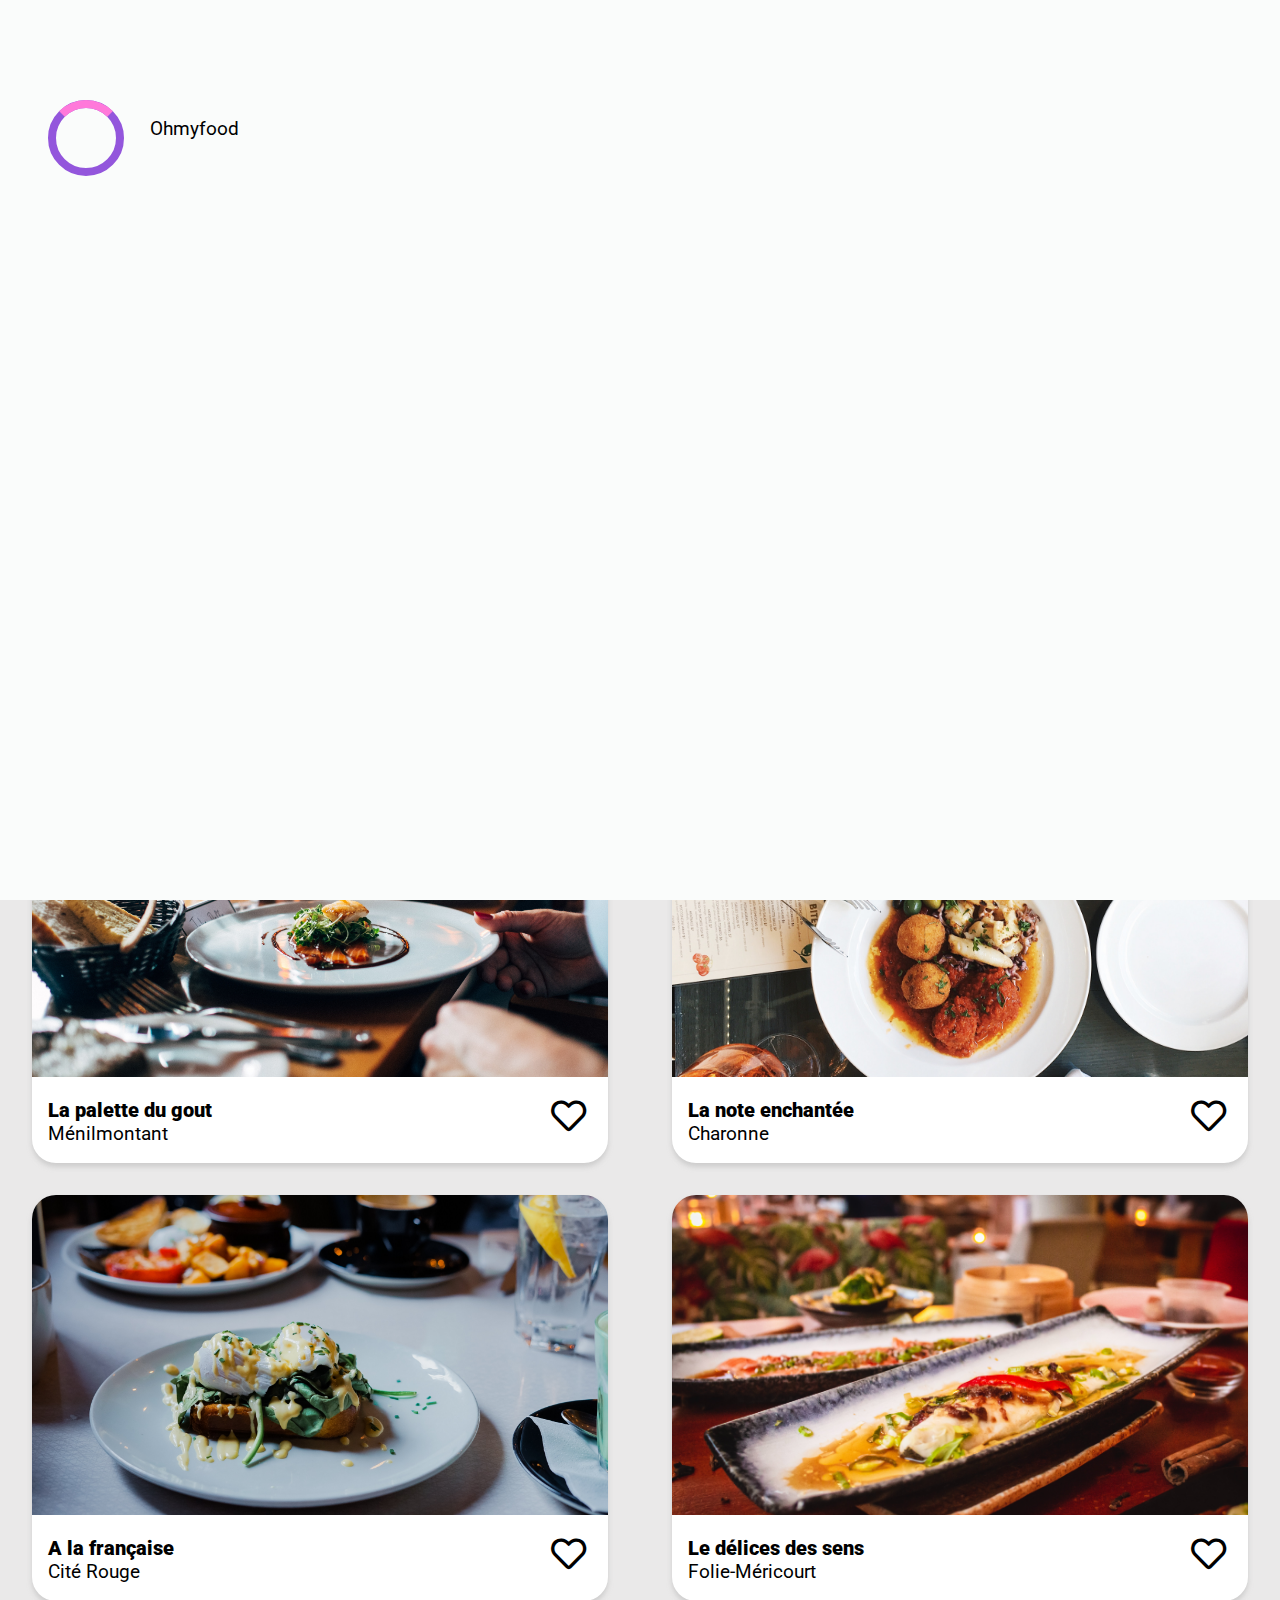
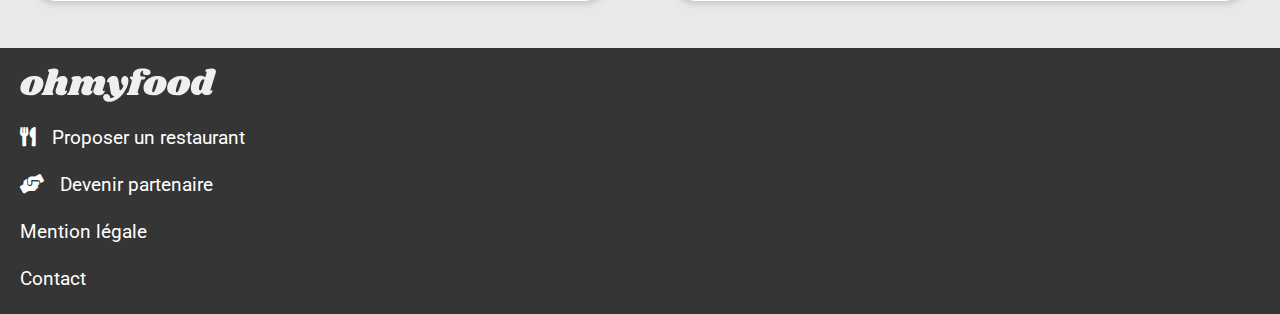
<file: index.html>
<!DOCTYPE html>
<html lang="fr">

<head>
    <meta charset="UTF-8">
    <meta name="viewport" content="width=device-width, initial-scale=1.0">
    <link rel="stylesheet" href="./style.css">
    <link rel="stylesheet" href="css/fontawesome/css/all.min.css" />
    <link rel="preconnect" href="https://fonts.gstatic.com">
    <link rel="preconnect" href="https://fonts.gstatic.com">
    <link href="https://fonts.googleapis.com/css2?family=Shrikhand&display=swap" rel="stylesheet">
    
 <link href="https://fonts.googleapis.com/css2?family=Roboto&display=swap" rel="stylesheet">
    <title>Ohmyfood ! Paris</title>
</head>

<body>

    <header>


        <!--loader-->
        <div class="section-loader">
            <span class="loader loader-rond"></span>
            <p>Ohmyfood</p>

        </div>


    </header>
    <!--logo-->


    <div class="page">


        <div class="logo">

            <img src="images/logo/ohmyfood@2x.svg" alt="ohmyfood logo">
        </div>

        <div class="info">
            <!--geolocalisation-->

            <p class="titre-geolocalisation"><i class="fas fa-map-marker-alt iconemap"><span><input type="search"
                            class="site-search" placeholder="Paris, Belleville" name="q"
                            aria-label="Search through site content"> </span></i>
                <!---->

                <p class="titre-reservez">Réservez le menu qui vous convient</p>
                <!--sec reservez + explorer-->
                <p class="titre-decouvrez">Découvez des restaurants d'exception sélectionnés par nos soins</p>
                <div class="bouton-commander"><a href="#">Explorer nos restaurants</a></div>
        </div>
        <!--bouton explorer-->


        <!--fonctionnement-->
        <section class="fonctionnement">

            <h2>Fonctionnement</h2>

            <div class="choix">


                <!--menu 1 choix restau-->

                <p class="titre-choix"> <span class="ordre">1</span><i class="fas fa-mobile-alt"></i>Choisissez un
                    restaurant</p>

                <!--menu 2 composez menu-->
                <p class="titre-choix"><span class="ordre">2</span> <i class="fas fa-list"></i>Composez votre menu</p>

                <p class="titre-choix"><span class="ordre">3</span> <i class="fas fa-store"></i>Dégustez au restaurant
                </p>
                <!--menu 3 degustez restau-->

            </div>
        </section>

        <!--Restaurant image-->
        <aside>
            <!--titre restau-->
            <h2>Restaurants</h2>
            <!--image 1-->
            <div class="conteneur-restaurant">
                <article>
                    <a href="menus/menu-palettedugout.html" class="article-restaurant">
                        <div class="img-restaurant">
                            <img src="images/restaurants/jay-wennington-N_Y88TWmGwA-unsplash.jpg"
                                alt="la palette du gout">
                            <span class="nouveau">Nouveau</span>
                        </div>


                        <div class="descriptif-restaurant">
                            <h4>La palette du gout</h4>
                            <p>Ménilmontant</p>
                            <div class="coeur">

                                <i class="far fa-heart"></i>
                                <i class="fas fa-heart plus"></i>


                            </div>
                        </div>
                    </a>
                </article>


                <!--image 2-->
                <!--article-->
                <article>
                    <a href="menus/menu-noteenchantee.html" class="article-restaurant">
                        <div class="img-restaurant">
                            <img src="images/restaurants/stil-u2Lp8tXIcjw-unsplash.jpg" alt="le note enchantee">
                            <span class="nouveau">Nouveau</span>
                        </div>
                        <div class="descriptif-restaurant">
                            <h4>La note enchantée</h4>
                            <p>Charonne</p>
                            <div class="coeur">

                                <i class="far fa-heart"></i>
                                <i class="fas fa-heart"></i>


                            </div>

                        </div>
                    </a>
                </article>
                <!--article -->

                <!--image 3-->
                <article>
                    <a href="menus/menu-francaise.html" class="article-restaurant">
                        <div class="img-restaurant">
                            <img src="images/restaurants/toa-heftiba-DQKerTsQwi0-unsplash.jpg" alt="a la francaise">

                        </div>
                        <div class="descriptif-restaurant">
                            <h4>A la française</h4>
                            <p>Cité Rouge</p>
                            <div class="coeur">

                                <i class="far fa-heart"></i>
                                <i class="fas fa-heart"></i>


                            </div>
                        </div>
                    </a>
                </article>

                <!--image 4-->
                <article>
                    <a href="menus/menu-delicesdessens.html" class="article-restaurant">
                        <div class="img-restaurant">
                            <img src="images/restaurants/louis-hansel-shotsoflouis-qNBGVyOCY8Q-unsplash.jpg"
                                alt="Le delice des sens">

                        </div>
                        <div class="descriptif-restaurant">
                            <h4>Le délices des sens</h4>
                            <p>Folie-Méricourt</p>
                            <div class="coeur">

                                <i class="far fa-heart coeur-vide"></i>
                                <i class="fas fa-heart coeur-plein"></i>


                            </div>
                        </div>
                    </a>
                </article>

            </div>

        </aside>
        <!--footer-->
        <footer>
            <img src="images/logo/ohmyfood@2x.svg" alt="ohmyfood logo">
            <ul>
                <li><a href="#"><i class="fas fa-utensils"></i>Proposer un restaurant</a></li>
                <li><a href="#"><i class="fas fa-hands-helping"></i>Devenir partenaire</a></li>
                <li><a href="#">Mention légale</a></li>
                <li><a href="mailto:name@email.com "> Contact</a></li>
            </ul>
        </footer>
    </div>
</body>

</html>
</file>
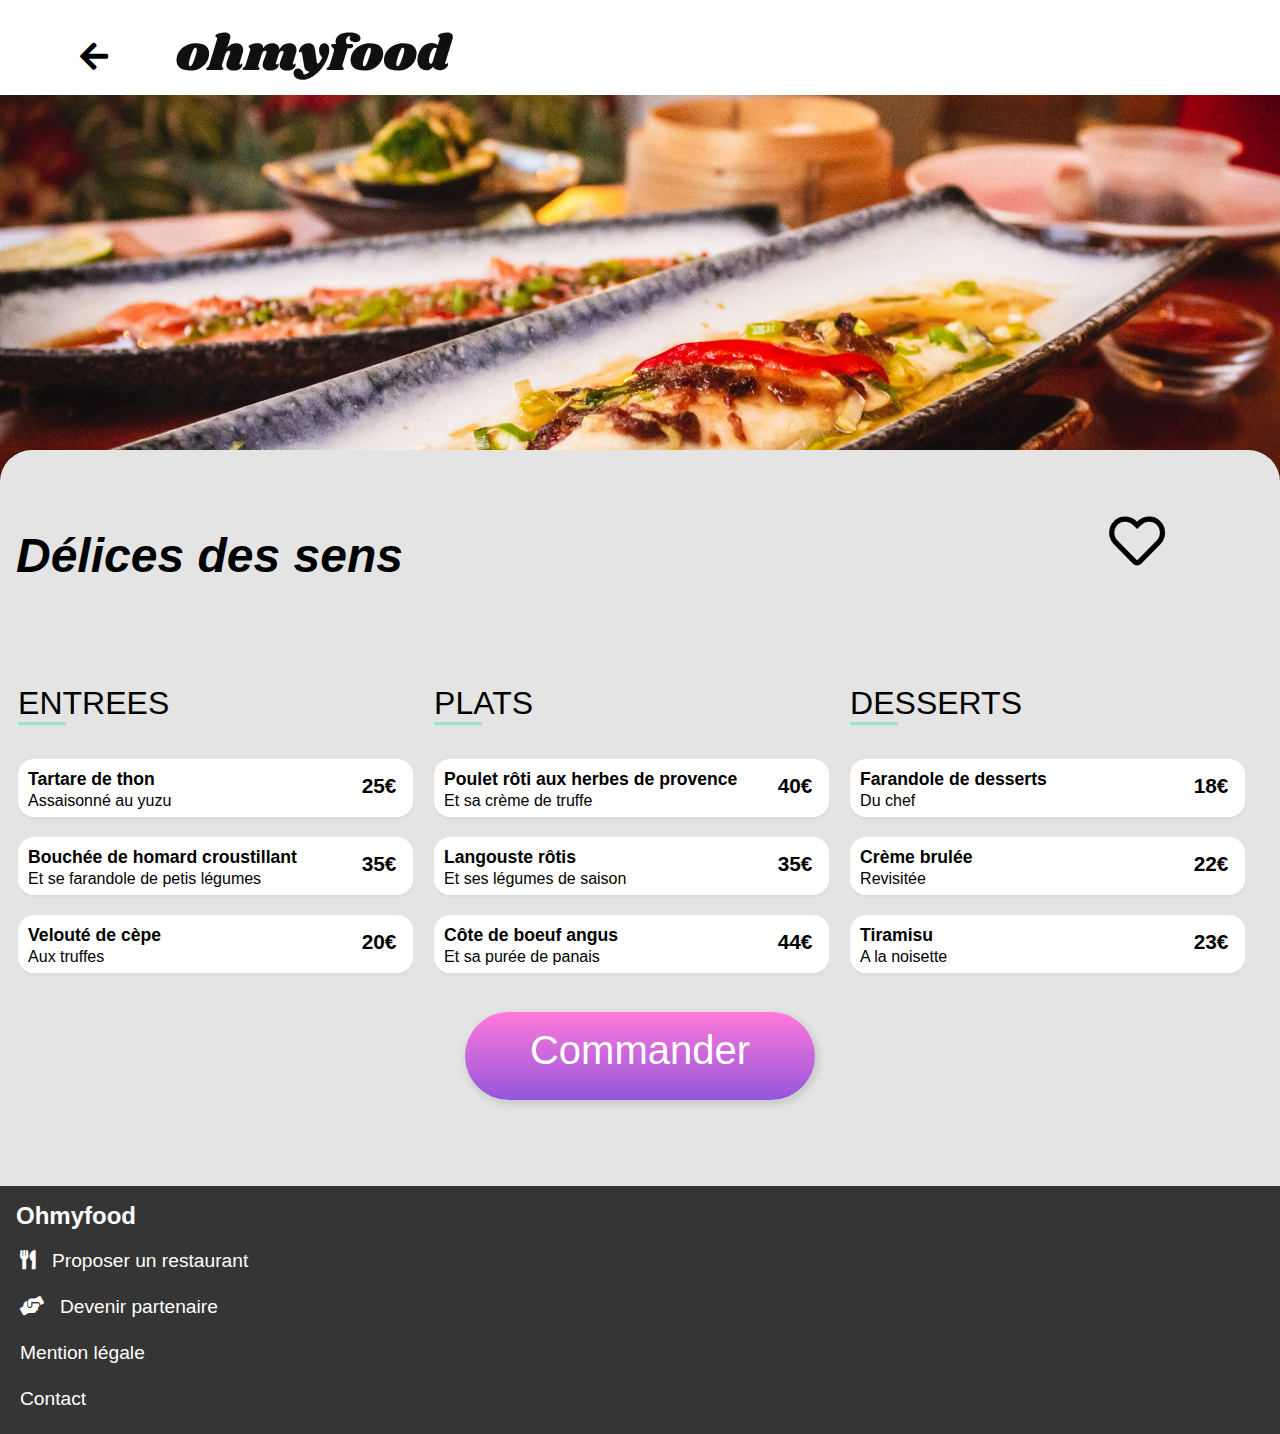
<file: menus/menu-delicesdessens.html>
<!DOCTYPE html>
<html lang="fr">

<head>
    <meta charset="UTF-8">
    <meta name="viewport" content="width=device-width, initial-scale=1.0">
    <link rel="stylesheet" href="../style.css">
    <link rel="stylesheet" href="../css/fontawesome/css/all.min.css" />
    <link rel="preconnect" href="https://fonts.gstatic.com">
    <link href="https://fonts.googleapis.com/css2?family=Shrikhand&display=swap" rel="feuille de style ">
    <link rel="preconnect" href="https://fonts.gstatic.com">
    <link href="https://fonts.googleapis.com/css2?family=Roboto&display=swap" rel="feuille de style">
    <title>Ohmyfood ! Paris</title>
</head>

<body>

    <header>




        <div class="logo-menu">
            <div class="retour"><a href="../index.html"><i class="fas fa-arrow-left"></i></a>
                <img src="../images/logo/ohmyfood@2x.svg" alt="ohmyfood logo">

            </div>
        </div>

    </header>

    <section>
        <figure class="img-menu">
            <img src="../images/restaurants/louis-hansel-shotsoflouis-qNBGVyOCY8Q-unsplash.jpg"
                alt="Menu a la francaise">
        </figure>


        <div class="bandeau"></div>



        <div class="menu">
            <div class="descriptif-menu">
                <h1>Délices des sens</h1>
                <div class="coeur">

                    <i class="far fa-heart"></i>
                    <i class="fas fa-heart"></i>


                </div>


            </div>

            <div class="plats">

                <div class="block-menu">
                    <p class="menu-categorie">ENTREES</p>
                    <ul>
                        <li class="liste-menu choix1">
                            <div class="descriptif-choix">
                                <div class="choix-detail">Tartare de thon<br><span
                                        class="accompagnement-plat">Assaisonné au yuzu</span></div>
                                <div class="prix-coche">
                                    <div class="prix">25€</div>
                                    <div class="coche"><i class="fas fa-check-circle"></i></div>
                                </div>

                            </div>

                        </li>



                        <li class="liste-menu choix2">
                            <div class="descriptif-choix">
                                <div class="choix-detail">Bouchée de homard croustillant<br><span
                                        class="accompagnement-plat">Et se farandole de petis légumes</span></div>
                                <div class="prix-coche">
                                    <div class="prix">35€</div>
                                    <div class="coche"><i class="fas fa-check-circle"></i></div>
                                </div>

                            </div>

                        </li>


                        <li class="liste-menu choix3">
                            <div class="descriptif-choix">
                                <div class="choix-detail">Velouté de cèpe<br><span class="accompagnement-plat">Aux
                                        truffes</span></div>
                                <div class="prix-coche">
                                    <div class="prix">20€</div>
                                    <div class="coche"><i class="fas fa-check-circle"></i></div>
                                </div>

                            </div>

                        </li>


                    </ul>
                </div>





                <div class="block-menu">
                    <p class="menu-categorie">PLATS</p>
                    <ul>
                        <li class="liste-menu choix1">
                            <div class="descriptif-choix">
                                <div class="choix-detail">Poulet rôti aux herbes de provence<br><span
                                        class="accompagnement-plat">Et sa crème de truffe</span></div>
                                <div class="prix-coche">
                                    <div class="prix">40€</div>
                                    <div class="coche"><i class="fas fa-check-circle"></i></div>
                                </div>

                            </div>

                        </li>



                        <li class="liste-menu choix2">
                            <div class="descriptif-choix">
                                <div class="choix-detail">Langouste rôtis<br><span class="accompagnement-plat">Et ses
                                        légumes de saison</span></div>
                                <div class="prix-coche">
                                    <div class="prix">35€</div>
                                    <div class="coche"><i class="fas fa-check-circle"></i></div>
                                </div>

                            </div>

                        </li>


                        <li class="liste-menu choix3">
                            <div class="descriptif-choix">
                                <div class="choix-detail">Côte de boeuf angus<br><span class="accompagnement-plat">Et sa
                                        purée de panais</span></div>
                                <div class="prix-coche">
                                    <div class="prix">44€</div>
                                    <div class="coche"><i class="fas fa-check-circle"></i></div>
                                </div>

                            </div>

                        </li>


                    </ul>
                </div>

                <div class="block-menu">
                    <p class="menu-categorie">DESSERTS</p>
                    <ul>
                        <li class="liste-menu choix1">
                            <div class="descriptif-choix">
                                <div class="choix-detail">Farandole de desserts<br><span class="accompagnement-plat">Du
                                        chef</span></div>
                                <div class="prix-coche">
                                    <div class="prix">18€</div>
                                    <div class="coche"><i class="fas fa-check-circle"></i></div>
                                </div>

                            </div>

                        </li>



                        <li class="liste-menu choix2">
                            <div class="descriptif-choix">
                                <div class="choix-detail">Crème brulée<br><span
                                        class="accompagnement-plat">Revisitée</span></div>
                                <div class="prix-coche">
                                    <div class="prix">22€</div>
                                    <div class="coche"><i class="fas fa-check-circle"></i></div>
                                </div>

                            </div>

                        </li>


                        <li class="liste-menu choix3">
                            <div class="descriptif-choix">
                                <div class="choix-detail">Tiramisu<br><span class="accompagnement-plat">A la
                                        noisette</span></div>
                                <div class="prix-coche">
                                    <div class="prix">23€</div>
                                    <div class="coche"><i class="fas fa-check-circle"></i></div>
                                </div>

                            </div>

                        </li>


                    </ul>
                </div>
            </div>
        </div>

        <div class="commande-menu">

            <div class="bouton-commander"><a href="#">Commander</a></div>

        </div>


    </section>




    <!--footer-->
    <footer>
        <h2>Ohmyfood</h2>
        <ul>
            <li><i class="fas fa-utensils"></i>Proposer un restaurant</li>
            <li><i class="fas fa-hands-helping"></i>Devenir partenaire</li>
            <li>Mention légale</li>
            <li>Contact</li>
        </ul>
    </footer>
</body>

</html>
</file>
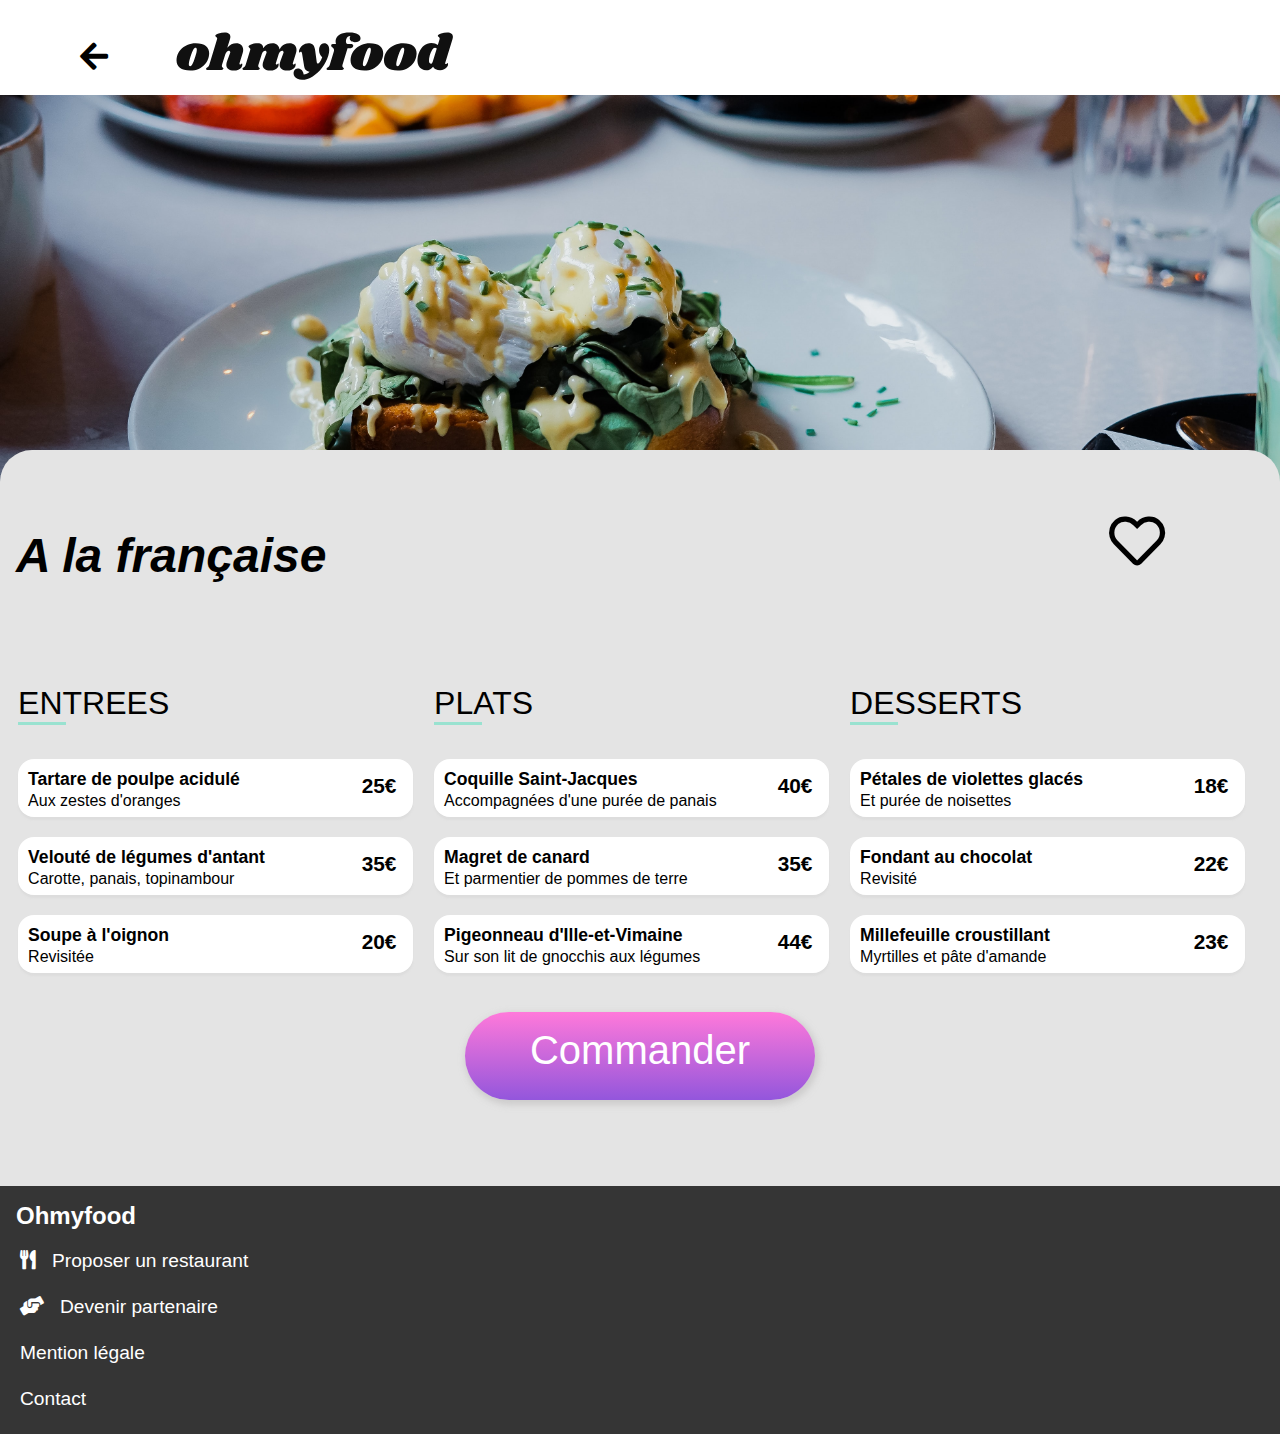
<file: menus/menu-francaise.html>
<!DOCTYPE html>
<html lang="fr">

<head>
    <meta charset="UTF-8">
    <meta name="viewport" content="width=device-width, initial-scale=1.0">
    <link rel="stylesheet" href="../style.css">
    <link rel="stylesheet" href="../css/fontawesome/css/all.min.css" />
    <link rel="preconnect" href="https://fonts.gstatic.com">
    <link href="https://fonts.googleapis.com/css2?family=Shrikhand&display=swap" rel="feuille de style ">
    <link rel="preconnect" href="https://fonts.gstatic.com">
    <link href="https://fonts.googleapis.com/css2?family=Roboto&display=swap" rel="feuille de style">
    <title>Ohmyfood ! Paris</title>
</head>

<body>

    <header>

        <div class="logo-menu">
            <div class="retour"><a href="../index.html"><i class="fas fa-arrow-left"></i></a>
                <img src="../images/logo/ohmyfood@2x.svg" alt="ohmyfood logo">

            </div>
        </div>

    </header>

    <section>
        <figure class="img-menu">
            <img src="../images/restaurants/toa-heftiba-DQKerTsQwi0-unsplash.jpg" alt="Menu a la francaise">
            <div class="bandeau"></div>
        </figure>


        <div class="menu">
            <div class="descriptif-menu">
                <h1>A la française</h1>
                <div class="coeur">

                    <i class="far fa-heart"></i>
                    <i class="fas fa-heart"></i>

                </div>


            </div>

            <div class="plats">

                <div class="block-menu">
                    <p class="menu-categorie">ENTREES</p>
                    <ul>
                        <li class="liste-menu choix1">
                            <div class="descriptif-choix">
                                <div class="choix-detail">Tartare de poulpe acidulé<br><span
                                        class="accompagnement-plat">Aux
                                        zestes d'oranges</span></div>
                                <div class="prix-coche">
                                    <div class="prix">25€</div>
                                    <div class="coche"><i class="fas fa-check-circle"></i></div>
                                </div>

                            </div>

                        </li>

                        <li class="liste-menu choix2">
                            <div class="descriptif-choix">
                                <div class="choix-detail">Velouté de légumes d'antant<br><span
                                        class="accompagnement-plat">Carotte, panais, topinambour</span></div>
                                <div class="prix-coche">
                                    <div class="prix">35€</div>
                                    <div class="coche"><i class="fas fa-check-circle"></i></div>
                                </div>

                            </div>

                        </li>


                        <li class="liste-menu choix3">
                            <div class="descriptif-choix">
                                <div class="choix-detail">Soupe à l'oignon<br><span
                                        class="accompagnement-plat">Revisitée</span></div>
                                <div class="prix-coche">
                                    <div class="prix">20€</div>
                                    <div class="coche"><i class="fas fa-check-circle"></i></div>
                                </div>

                            </div>

                        </li>


                    </ul>
                </div>

                <div class="block-menu">
                    <p class="menu-categorie">PLATS</p>
                    <ul>
                        <li class="liste-menu choix1">

                            <div class="descriptif-choix">
                                <div class="choix-detail">Coquille Saint-Jacques<br><span
                                        class="accompagnement-plat">Accompagnées d'une purée de panais</span></div>
                                <div class="prix-coche">
                                    <div class="prix">40€</div>
                                    <div class="coche"><i class="fas fa-check-circle"></i></div>
                                </div>

                            </div>

                        </li>

                        <li class="liste-menu choix2">
                            <div class="descriptif-choix">
                                <div class="choix-detail">Magret de canard<br><span class="accompagnement-plat">Et
                                        parmentier de pommes de terre</span></div>
                                <div class="prix-coche">
                                    <div class="prix">35€</div>
                                    <div class="coche"><i class="fas fa-check-circle"></i></div>
                                </div>

                            </div>

                        </li>


                        <li class="liste-menu choix3">
                            <div class="descriptif-choix">
                                <div class="choix-detail">Pigeonneau d'Ille-et-Vimaine<br><span
                                        class="accompagnement-plat">Sur son lit de gnocchis aux légumes</span></div>
                                <div class="prix-coche">
                                    <div class="prix">44€</div>
                                    <div class="coche"><i class="fas fa-check-circle"></i></div>
                                </div>

                            </div>

                        </li>


                    </ul>
                </div>

                <div class="block-menu">
                    <p class="menu-categorie">DESSERTS</p>
                    <ul>
                        <li class="liste-menu  choix1">
                            <div class="descriptif-choix">
                                <div class="choix-detail">Pétales de violettes glacés<br><span
                                        class="accompagnement-plat">Et purée de noisettes</span></div>
                                <div class="prix-coche">
                                    <div class="prix">18€</div>
                                    <div class="coche"><i class="fas fa-check-circle"></i></div>
                                </div>

                            </div>

                        </li>



                        <li class="liste-menu choix2">
                            <div class="descriptif-choix">
                                <div class="choix-detail">Fondant au chocolat<br><span
                                        class="accompagnement-plat">Revisité</span></div>
                                <div class="prix-coche">
                                    <div class="prix">22€</div>
                                    <div class="coche"><i class="fas fa-check-circle"></i></div>
                                </div>

                            </div>

                        </li>


                        <li class="liste-menu choix3">
                            <div class="descriptif-choix">
                                <div class="choix-detail">Millefeuille croustillant<br><span
                                        class="accompagnement-plat">Myrtilles et pâte d'amande</span></div>
                                <div class="prix-coche">
                                    <div class="prix">23€</div>
                                    <div class="coche"><i class="fas fa-check-circle"></i></div>
                                </div>

                            </div>

                        </li>

                    </ul>
                </div>
            </div>
        </div>

        <div class="commande-menu">

            <div class="bouton-commander"><a href="#">Commander</a></div>

        </div>


    </section>

    <!--pied de page-->
    <footer>
        <h2>Ohmyfood</h2>
        <ul>
            <li><i class="fas fa-utensils"></i>Proposer un restaurant</li>
            <li><i class="fas fa-hands-helping"></i>Devenir partenaire</li>
            <li>Mention légale</li>
            <li>Contact</li>
        </ul>
    </footer>
</body>

</html>
</file>
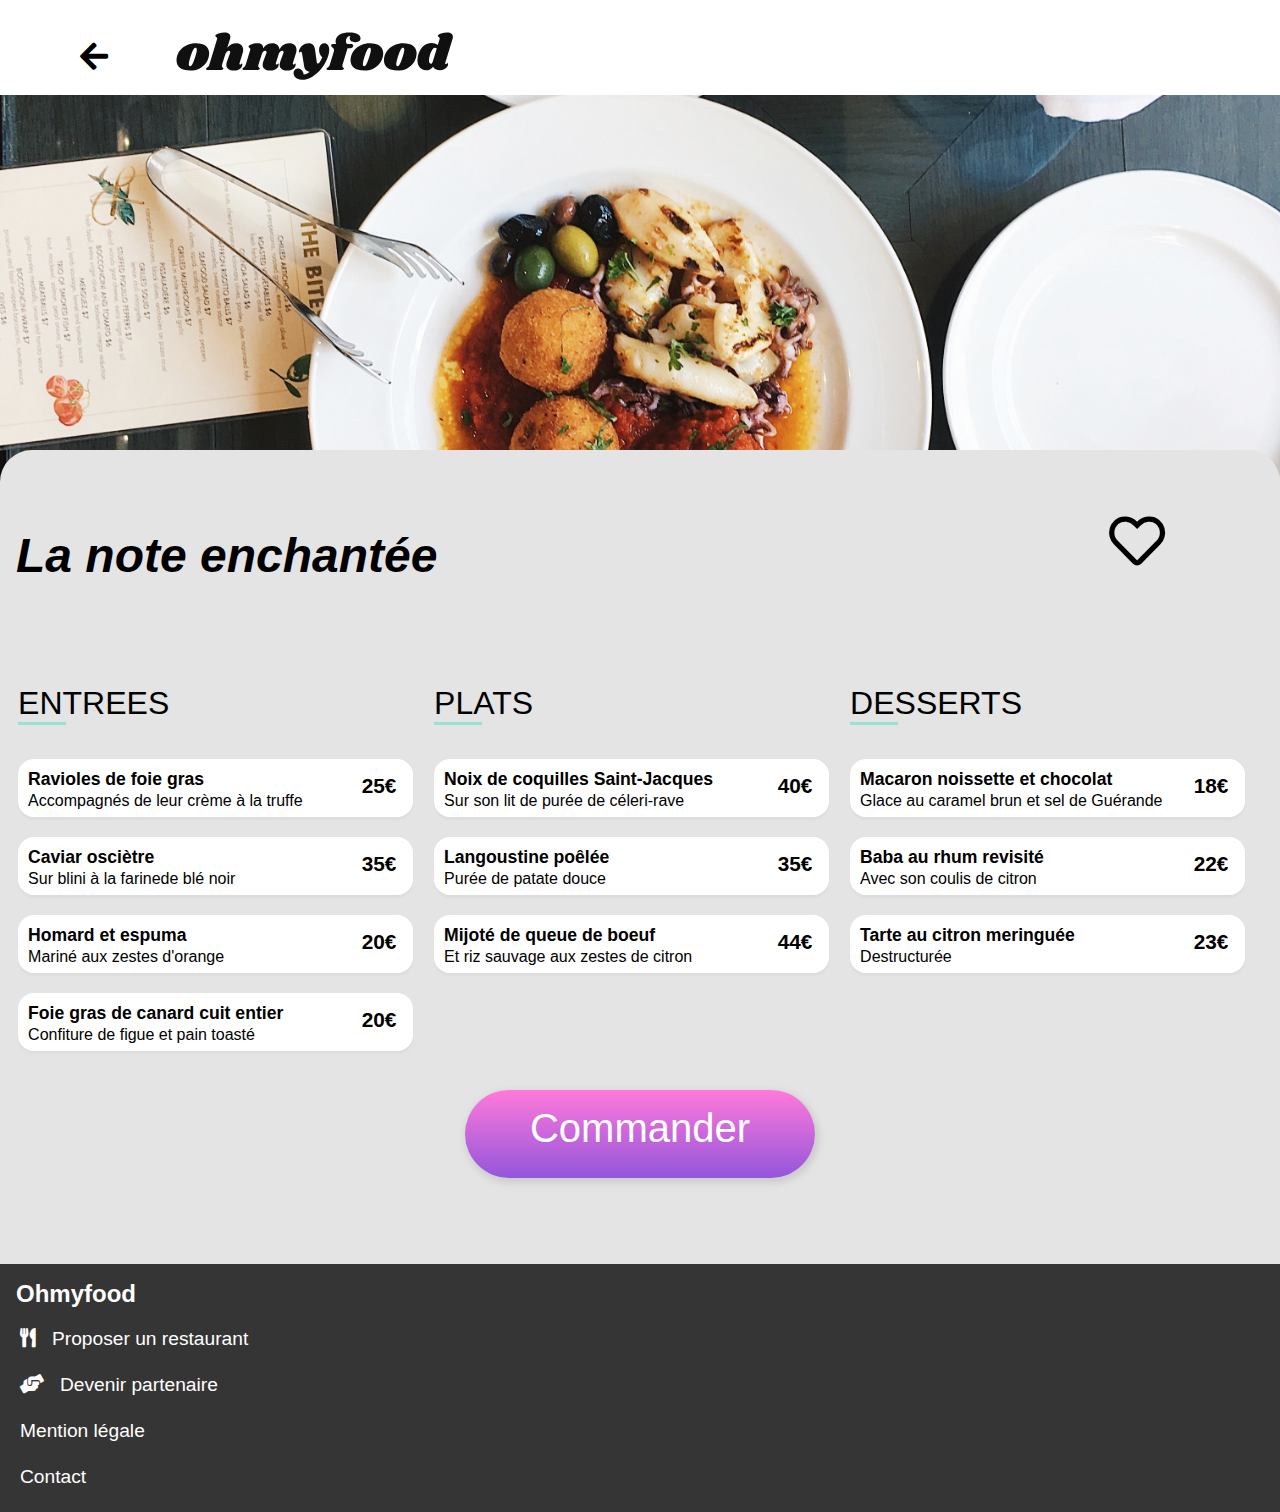
<file: menus/menu-noteenchantee.html>
<!DOCTYPE html>
<html lang="fr">

<head>
    <meta charset="UTF-8">
    <meta name="viewport" content="width=device-width, initial-scale=1.0">
    <link rel="stylesheet" href="../style.css">
    <link rel="stylesheet" href="../css/fontawesome/css/all.min.css" />
    <link rel="preconnect" href="https://fonts.gstatic.com">
    <link href="https://fonts.googleapis.com/css2?family=Shrikhand&display=swap" rel="feuille de style ">
    <link rel="preconnect" href="https://fonts.gstatic.com">
    <link href="https://fonts.googleapis.com/css2?family=Roboto&display=swap" rel="feuille de style">
    <title>Ohmyfood ! Paris</title>
</head>

<body>

    <header>

        <div class="logo-menu">
            <div class="retour"><a href="../index.html"><i class="fas fa-arrow-left"></i></a>
                <img src="../images/logo/ohmyfood@2x.svg" alt="ohmyfood logo">

            </div>
        </div>

    </header>
    <section>

        <figure class="img-menu">
            <img src="../images/restaurants/stil-u2Lp8tXIcjw-unsplash.jpg" alt="Menu a la francaise"></figure>


        <div class="bandeau"></div>



        <div class="menu">
            <div class="descriptif-menu">
                <h1>La note enchantée</h1>
                <div class="coeur">

                    <i class="far fa-heart"></i>
                    <i class="fas fa-heart"></i>

                </div>

            </div>

            <div class="plats">
                <div class="block-menu">
                    <p class="menu-categorie">ENTREES</p>
                    <ul>
                        <li class="liste-menu choix1">
                            <div class="descriptif-choix">
                                <div class="choix-detail">Ravioles de foie gras<br><span
                                        class="accompagnement-plat">Accompagnés de leur crème à la truffe</span></div>
                                <div class="prix-coche">
                                    <div class="prix">25€</div>
                                    <div class="coche"><i class="fas fa-check-circle"></i></div>
                                </div>

                            </div>

                        </li>


                        <li class="liste-menu choix2">
                            <div class="descriptif-choix">
                                <div class="choix-detail">Caviar osciètre<br><span class="accompagnement-plat">Sur blini
                                        à
                                        la farinede blé noir</span></div>
                                <div class="prix-coche">
                                    <div class="prix">35€</div>
                                    <div class="coche"><i class="fas fa-check-circle"></i></div>
                                </div>

                            </div>

                        </li>

                        <li class="liste-menu choix3">
                            <div class="descriptif-choix">
                                <div class="choix-detail">Homard et espuma<br><span class="accompagnement-plat">Mariné
                                        aux
                                        zestes d'orange</span></div>
                                <div class="prix-coche">
                                    <div class="prix">20€</div>
                                    <div class="coche"><i class="fas fa-check-circle"></i></div>
                                </div>

                            </div>

                        </li>

                        <li class="liste-menu choix4">
                            <div class="descriptif-choix">
                                <div class="choix-detail">Foie gras de canard cuit entier<br><span
                                        class="accompagnement-plat">Confiture de figue et pain toasté</span></div>
                                <div class="prix-coche">
                                    <div class="prix">20€</div>
                                    <div class="coche"><i class="fas fa-check-circle"></i></div>
                                </div>

                            </div>


                        </li>


                    </ul>
                </div>

                <div class="block-menu">
                    <p class="menu-categorie">PLATS</p>
                    <ul>
                        <li class="liste-menu choix1">
                            <div class="descriptif-choix">
                                <div class="choix-detail">Noix de coquilles Saint-Jacques<br><span
                                        class="accompagnement-plat">Sur son lit de purée de céleri-rave</span></div>
                                <div class="prix-coche">
                                    <div class="prix">40€</div>
                                    <div class="coche"><i class="fas fa-check-circle"></i></div>
                                </div>

                            </div>

                        </li>


                        <li class="liste-menu choix2">
                            <div class="descriptif-choix">
                                <div class="choix-detail">Langoustine poêlée<br><span class="accompagnement-plat">Purée
                                        de
                                        patate douce</span></div>
                                <div class="prix-coche">
                                    <div class="prix">35€</div>
                                    <div class="coche"><i class="fas fa-check-circle"></i></div>
                                </div>

                            </div>

                        </li>


                        <li class="liste-menu choix3">
                            <div class="descriptif-choix">
                                <div class="choix-detail">Mijoté de queue de boeuf<br><span
                                        class="accompagnement-plat">Et
                                        riz sauvage aux zestes de citron</span></div>
                                <div class="prix-coche">
                                    <div class="prix">44€</div>
                                    <div class="coche"><i class="fas fa-check-circle"></i></div>
                                </div>

                            </div>

                        </li>


                    </ul>
                </div>

                <div class="block-menu">
                    <p class="menu-categorie">DESSERTS</p>
                    <ul>
                        <li class="liste-menu choix1">
                            <div class="descriptif-choix">
                                <div class="choix-detail">Macaron noissette et chocolat<br><span
                                        class="accompagnement-plat">Glace au caramel brun et sel de Guérande</span>
                                </div>
                                <div class="prix-coche">
                                    <div class="prix">18€</div>
                                    <div class="coche"><i class="fas fa-check-circle"></i></div>
                                </div>

                            </div>

                        </li>


                        <li class="liste-menu choix2">
                            <div class="descriptif-choix">
                                <div class="choix-detail">Baba au rhum revisité<br><span
                                        class="accompagnement-plat">Avec
                                        son coulis de citron</span></div>
                                <div class="prix-coche">
                                    <div class="prix">22€</div>
                                    <div class="coche"><i class="fas fa-check-circle"></i></div>
                                </div>

                            </div>

                        </li>


                        <li class="liste-menu choix3">
                            <div class="descriptif-choix">
                                <div class="choix-detail">Tarte au citron meringuée<br><span
                                        class="accompagnement-plat">Destructurée</span></div>
                                <div class="prix-coche">
                                    <div class="prix">23€</div>
                                    <div class="coche"><i class="fas fa-check-circle"></i></div>
                                </div>

                            </div>

                        </li>


                    </ul>
                </div>
            </div>
        </div>
        <div class="commande-menu">

            <div class="bouton-commander"><a href="#">Commander</a></div>

        </div>

    </section>




    <!--footer-->
    <footer>
        <h2>Ohmyfood</h2>
        <ul>
            <li><i class="fas fa-utensils"></i>Proposer un restaurant</li>
            <li><i class="fas fa-hands-helping"></i>Devenir partenaire</li>
            <li>Mention légale</li>
            <li>Contact</li>
        </ul>
    </footer>
</body>

</html>
</file>
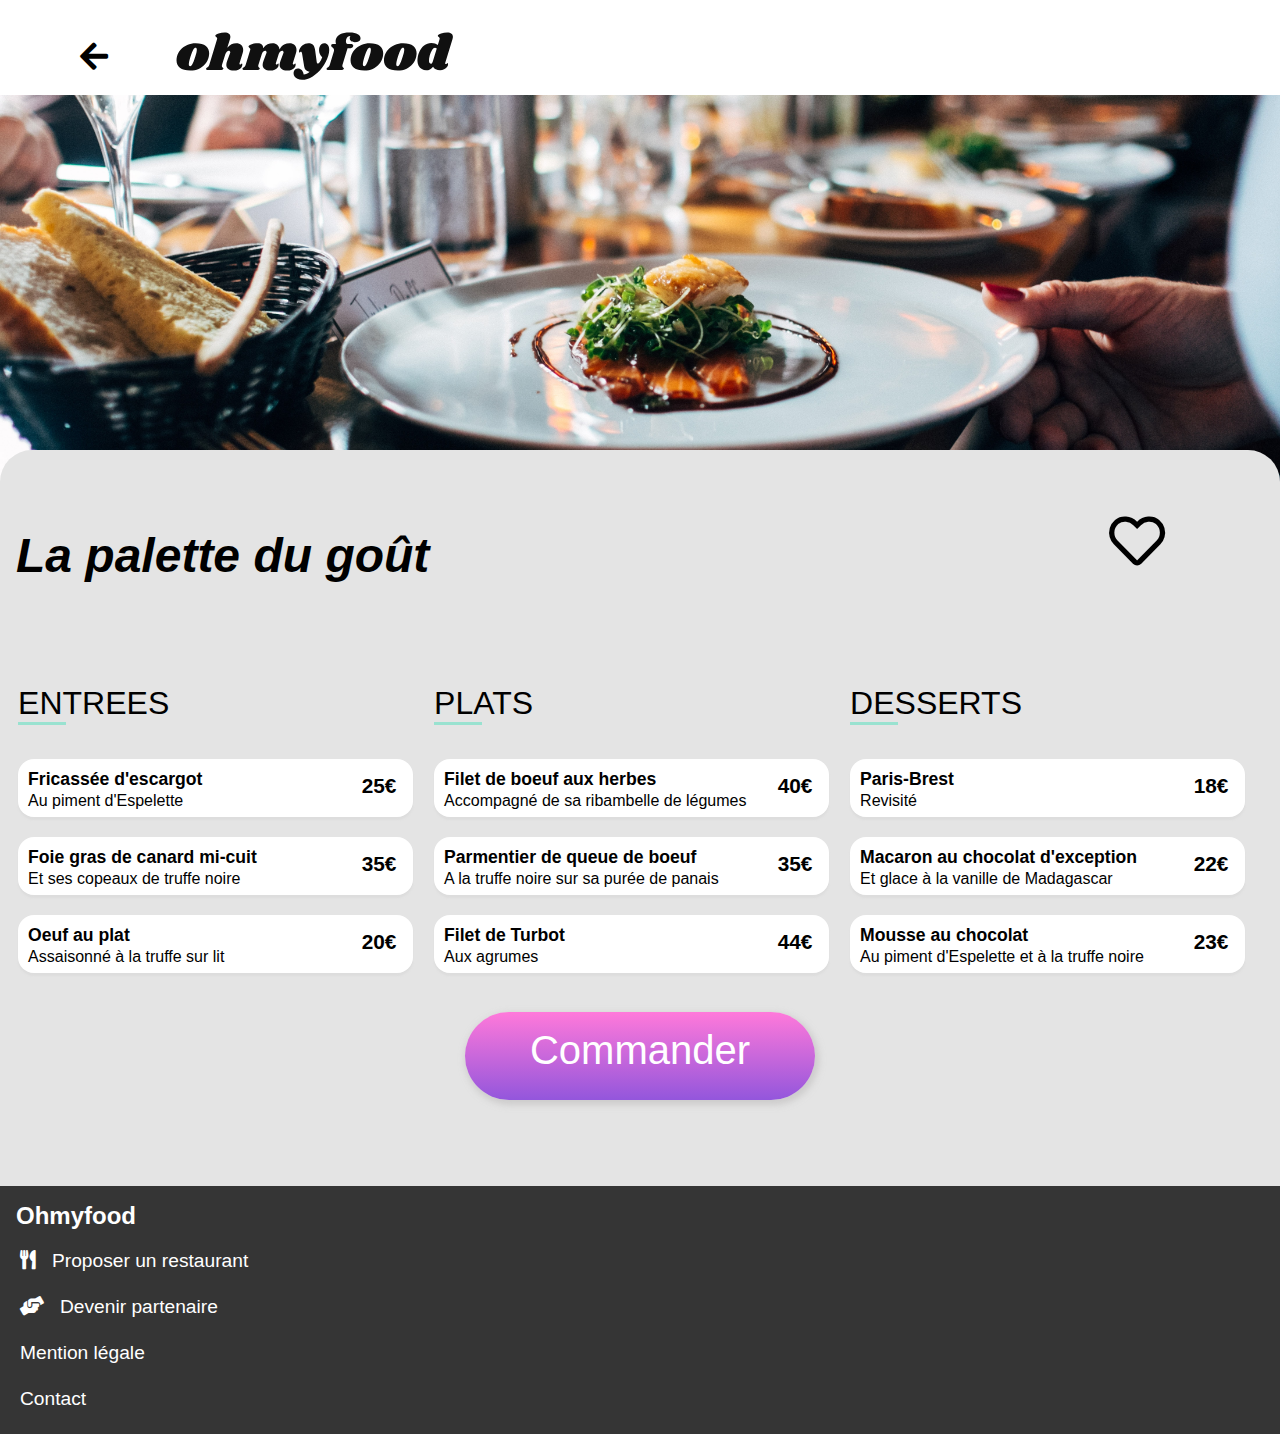
<file: menus/menu-palettedugout.html>
<!DOCTYPE html>
<html lang="fr">

<head>
    <meta charset="UTF-8">
    <meta name="viewport" content="width=device-width, initial-scale=1.0">
    <link rel="stylesheet" href="../style.css">
    <link rel="stylesheet" href="../css/fontawesome/css/all.min.css" />
    <link rel="preconnect" href="https://fonts.gstatic.com">
    <link href="https://fonts.googleapis.com/css2?family=Shrikhand&display=swap" rel="feuille de style">
    <link rel="preconnect" href="https://fonts.gstatic.com">
    <link href="https://fonts.googleapis.com/css2?family=Roboto&display=swap" rel="feuille de style">
    <title>Ohmyfood ! Paris</title>
</head>

<body>

    <header>




        <div class="logo-menu">
            <div class="retour"><a href="../index.html"><i class="fas fa-arrow-left"></i></a>
                <img src="../images/logo/ohmyfood@2x.svg" alt="ohmyfood logo">

            </div>
        </div>

    </header>

    <section>

    <figure class="img-menu">
        <img src="../images/restaurants/jay-wennington-N_Y88TWmGwA-unsplash.jpg" alt="Menu a la francaise"></figure>


    <div class="bandeau"></div>

    

        <div class="menu">
            <div class="descriptif-menu">
                <h1>La palette du goût</h1>
                <div class="coeur">

                    <i class="far fa-heart"></i>
                    <i class="fas fa-heart"></i>


                </div>


            </div>

            <div class="plats">

                <div class="block-menu">
                    <p class="menu-categorie">ENTREES</p>
                    <ul>
                        <li class="liste-menu choix1">
                            <div class="descriptif-choix">
                                <div class="choix-detail">Fricassée d'escargot<br><span class="accompagnement-plat">Au
                                        piment d'Espelette</span></div>
                                <div class="prix-coche">
                                    <div class="prix">25€</div>
                                    <div class="coche"><i class="fas fa-check-circle"></i></div>
                                </div>

                            </div>

                        </li>



                        <li class="liste-menu choix2">
                            <div class="descriptif-choix">
                                <div class="choix-detail">Foie gras de canard mi-cuit<br><span
                                        class="accompagnement-plat">Et ses copeaux de truffe noire</span></div>
                                <div class="prix-coche">
                                    <div class="prix">35€</div>
                                    <div class="coche"><i class="fas fa-check-circle"></i></div>
                                </div>

                            </div>

                        </li>


                        <li class="liste-menu choix3">
                            <div class="descriptif-choix">
                                <div class="choix-detail">Oeuf au plat<br><span class="accompagnement-plat">Assaisonné à
                                        la truffe sur lit</span></div>
                                <div class="prix-coche">
                                    <div class="prix">20€</div>
                                    <div class="coche"><i class="fas fa-check-circle"></i></div>
                                </div>

                            </div>

                        </li>


                    </ul>
                </div>





                <div class="block-menu">
                    <p class="menu-categorie">PLATS</p>
                    <ul>
                        <li class="liste-menu choix1">
                            <div class="descriptif-choix">
                                <div class="choix-detail">Filet de boeuf aux herbes<br><span
                                        class="accompagnement-plat">Accompagné de sa ribambelle de légumes</span></div>
                                <div class="prix-coche">
                                    <div class="prix">40€</div>
                                    <div class="coche"><i class="fas fa-check-circle"></i></div>
                                </div>

                            </div>

                        </li>



                        <li class="liste-menu choix2">
                            <div class="descriptif-choix">
                                <div class="choix-detail">Parmentier de queue de boeuf<br><span
                                        class="accompagnement-plat">A la truffe noire sur sa purée de panais</span>
                                </div>
                                <div class="prix-coche">
                                    <div class="prix">35€</div>
                                    <div class="coche"><i class="fas fa-check-circle"></i></div>
                                </div>

                            </div>

                        </li>


                        <li class="liste-menu choix3">
                            <div class="descriptif-choix">
                                <div class="choix-detail">Filet de Turbot<br><span class="accompagnement-plat">Aux
                                        agrumes</span></div>
                                <div class="prix-coche">
                                    <div class="prix">44€</div>
                                    <div class="coche"><i class="fas fa-check-circle"></i></div>
                                </div>

                            </div>

                        </li>


                    </ul>
                </div>

                <div class="block-menu">
                    <p class="menu-categorie">DESSERTS</p>
                    <ul>
                        <li class="liste-menu choix1">
                            <div class="descriptif-choix">
                                <div class="choix-detail">Paris-Brest<br><span
                                        class="accompagnement-plat">Revisité</span></div>
                                <div class="prix-coche">
                                    <div class="prix">18€</div>
                                    <div class="coche"><i class="fas fa-check-circle"></i></div>
                                </div>

                            </div>

                        </li>



                        <li class="liste-menu choix2">
                            <div class="descriptif-choix">
                                <div class="choix-detail">Macaron au chocolat d'exception<br><span
                                        class="accompagnement-plat">Et glace à la vanille de Madagascar</span></div>
                                <div class="prix-coche">
                                    <div class="prix">22€</div>
                                    <div class="coche"><i class="fas fa-check-circle"></i></div>
                                </div>

                            </div>

                        </li>


                        <li class="liste-menu choix3">
                            <div class="descriptif-choix">
                                <div class="choix-detail">Mousse au chocolat<br><span class="accompagnement-plat">Au
                                        piment d'Espelette et à la truffe noire</span></div>
                                <div class="prix-coche">
                                    <div class="prix">23€</div>
                                    <div class="coche"><i class="fas fa-check-circle"></i></div>
                                </div>

                            </div>

                        </li>


                    </ul>
                </div>
            </div>
        </div>

        <div class="commande-menu">

            <div class="bouton-commander"><a href="#">Commander</a></div>

        </div>

    </section>



    <!--footer-->
    <footer>
        <h2>Ohmyfood</h2>
        <ul>
            <li><i class="fas fa-utensils"></i>Proposer un restaurant</li>
            <li><i class="fas fa-hands-helping"></i>Devenir partenaire</li>
            <li>Mention légale</li>
            <li>Contact</li>
        </ul>
    </footer>
</body>

</html>
</file>
<file: style.css>
@-webkit-keyframes transition {
  0% {
    opacity: 0;
  }
  60% {
    opacity: 0.2;
  }
  100% {
    opacity: 1;
  }
}
@keyframes transition {
  0% {
    opacity: 0;
  }
  60% {
    opacity: 0.2;
  }
  100% {
    opacity: 1;
  }
}
.page {
  position: absolute;
  top: 0;
  -webkit-animation: transition 6s forwards;
  animation: transition 6s forwards;
}

/**** loader****/
.section-loader {
  background-color: #fafcfb;
  width: 100%;
  height: 100%;
  line-height: 100%;
  -webkit-animation: delete 10s linear 3s forwards;
  animation: delete 10s linear 3s forwards;
  position: fixed;
  z-index: 100;
  top: 0;
  left: 0;
}
.section-loader p {
  position: absolute;
  top: 100px;
  margin-left: 150px;
}

.loader {
  width: 60px;
  height: 60px;
  display: inline-block;
  vertical-align: middle;
  position: relative;
  top: 100px;
}

.loader-rond {
  border-radius: 60px;
  border: 8px solid #9356dc;
  margin-left: 3rem;
}

.loader-rond:after {
  content: "";
  position: absolute;
  top: -8px;
  left: -8px;
  bottom: -8px;
  right: -8px;
  border-radius: 70px;
  border: 8px solid transparent;
  border-top-color: #FF79DA;
  -webkit-animation: rotation 4s linear 0.1s;
  animation: rotation 3s linear 0.1s;
}

@-webkit-keyframes rotation {
  0% {
    transform: rotate(0deg);
  }
  100% {
    transform: rotate(360deg);
  }
}
@keyframes rotation {
  0% {
    transform: rotate(0deg);
  }
  100% {
    transform: rotate(360deg);
  }
}
@-webkit-keyframes delete {
  0% {
    transform: translate(0);
  }
  100% {
    transform: translate(99999px);
  }
}
@keyframes delete {
  0% {
    transform: translate(0);
  }
  100% {
    transform: translate(99999px);
  }
}
/** fin loader **/
body {
  margin: 0;
  padding: 0;
  max-width: 375px;
  background: #fff;
  font-family: Roboto, sans-serif;
  font-size: 1.2rem;
}

a {
  text-decoration: none;
}

/****/
h1,
h2,
h3,
h4,
h5,
h6 {
  font-family: Roboto, sans-serif;
  font-weight: 900;
}

h1 {
  font-size: 2rem;
}

h2 {
  font-size: 1.5rem;
}

h3 {
  font-size: 1.8rem;
}

h4 {
  font-size: 1.4rem;
}

h5 {
  font-size: 1.2rem;
}

h6 {
  font-size: 1rem;
}

.logo {
  margin: 1rem 1rem 1rem 1rem;
  position: relative;
}
.logo img {
  display: block;
  margin: auto;
}

.info {
  background-color: #f6f6f6;
  padding-bottom: 30px;
}

.titre-geolocalisation {
  margin-top: 0.5rem;
  text-align: center;
  padding-top: 10px;
  padding-bottom: 20px;
  background-color: #e4dede;
  box-shadow: inset 0px 4px 9px -2px #656565;
}
.titre-geolocalisation span {
  font-weight: bold;
  padding-left: 20px;
}
.titre-geolocalisation .site-search {
  border: transparent;
  font-size: 1.4rem;
  width: 80%;
  background-color: #e4dede;
}

.titre-reservez {
  font-size: 2rem;
  text-align: center;
  font-weight: bold;
}

.titre-decouvrez {
  font-size: 1.3rem;
  color: grey;
  text-align: center;
}

.bouton-commander {
  display: block;
  margin: auto;
  width: 65%;
  max-width: 220px;
  height: 2.5rem;
  border-radius: 3rem;
  background-image: linear-gradient(#FF79DA, #9356dc);
  text-align: center;
  padding-top: 1rem;
  margin-bottom: 10px;
  box-shadow: 2px 3px 6px 2px #bdbbbb91;
}
.bouton-commander a {
  font-size: 1.1rem;
  color: #ffffff;
  height: 4.5rem;
}
.bouton-commander:hover {
  opacity: 0.93;
  box-shadow: 0 5px 8px #383737;
}

.fonctionnement {
  padding-left: 1rem;
  padding-right: 1rem;
  padding-bottom: 2rem;
  background-color: #fff;
}
.fonctionnement .ordre {
  background-color: #9356dc;
  border-radius: 50%;
  color: #ffffff;
  top: 14px;
  left: -15px;
  height: 30px;
  width: 30px;
  position: absolute;
  line-height: 30px;
  text-align: center;
}
.fonctionnement .fas {
  color: #8f8e8e;
  margin-right: 15px;
  margin-left: 25px;
  font-size: 1.5rem;
  margin-top: 6px;
}
.fonctionnement .fas:hover {
  color: #9356dc;
}

.titre-choix {
  padding-bottom: 0.2rem;
  margin-top: 3rem;
  position: relative;
  height: 2.5rem;
  margin-left: 10px;
  padding-top: 10px;
  font-size: 1.2rem;
  font-weight: 700;
  background-color: #eae9e9;
  border-radius: 1rem;
  box-shadow: 0 6px 5px #cac8c891;
}

aside {
  padding-top: 60px;
  margin-bottom: -25px;
  padding-bottom: 40px;
  background-color: #eae9e9;
}
aside h2 {
  padding-left: 20px;
}
aside article {
  border-radius: 1.5rem;
  margin-bottom: 2rem;
  background-color: #fff;
  box-shadow: 0 4px 5px #b9b9b991;
}
aside .img-restaurant {
  position: relative;
}
aside .img-restaurant img {
  width: 100%;
  height: 11rem;
  overflow: hidden;
  -o-object-fit: cover;
  object-fit: cover;
  border-radius: 1.5rem 1.5rem 0 0;
}
aside .img-restaurant .nouveau {
  display: block;
  background-color: #99E2D0;
  position: absolute;
  top: 22px;
  right: 18px;
  padding-left: 15px;
  padding-right: 15px;
  padding-top: 10px;
  padding-bottom: 10px;
  border-radius: 5px;
  color: #39a98d;
  text-align: center;
  font-size: 1.5rem;
}
aside .descriptif-restaurant {
  display: block;
  position: relative;
  color: black;
  margin-right: 2rem;
  padding-bottom: 0.5rem;
  margin-left: 1rem;
}
aside .descriptif-restaurant h4 {
  font-size: 1.25rem;
  margin-bottom: 0;
  margin-top: 1rem;
}
aside .descriptif-restaurant p {
  margin-top: 0;
  margin-bottom: 10px;
}
aside .coeur {
  position: absolute;
  top: 0px;
  right: -10px;
  font-size: 2.2rem;
}
aside .coeur:active .fas, aside .coeur:hover .fas {
  display: block;
  -webkit-animation: coeur-opacite 1s linear;
          animation: coeur-opacite 1s linear;
}
aside .coeur:active .far, aside .coeur:hover .far {
  display: none;
}
aside .coeur .far {
  position: absolute;
  top: 0;
  right: 0;
}
aside .coeur .fas {
  position: absolute;
  top: 0;
  right: 0;
  color: #9356DC;
  display: none;
  font-size: 2.5rem;
}

@-webkit-keyframes invisible {
  0% {
    opacity: 0;
  }
  100% {
    opacity: 1;
  }
}
@keyframes invisible {
  0% {
    opacity: 0;
  }
  100% {
    opacity: 1;
  }
}
@-webkit-keyframes coeur-opacite {
  0% {
    opacity: 0;
  }
  100% {
    opacity: 1;
  }
}
@keyframes coeur-opacite {
  0% {
    opacity: 0;
  }
  100% {
    opacity: 1;
  }
}
/*******fin index*****/
/**debut page menu***/
.logo-menu {
  top: 5px;
  margin: auto;
  width: 100%;
}
.logo-menu .fa-arrow-left {
  top: 1rem;
  font-size: 2rem;
  position: relative;
  left: 2rem;
  color: #000000;
}
.logo-menu img {
  position: absolute;
  top: 1rem;
  left: 5rem;
}

figure {
  margin: 0;
  position: relative;
  top: 0;
  left: 0;
  right: 0;
  bottom: 0;
}
figure .img-menu {
  top: 0;
  left: 0;
  right: 0;
  bottom: 0;
  overflow: hidden;
  vertical-align: middle;
}
figure img {
  width: 100%;
  height: 10rem;
  -o-object-fit: cover;
  object-fit: cover;
}

.bandeau {
  width: 100%;
  height: 3rem;
  border-radius: 2rem 2rem 0 0;
  background-color: #e4e4e4;
  position: absolute;
  top: 140px;
}

/***fin entete page menu ***/
section {
  background-color: #e4e4e4;
  position: relative;
  top: 30px;
  /**fin li**/
}
section .menu {
  position: relative;
  top: -4px;
  padding-left: 1rem;
  padding-right: 1rem;
  background-color: #e4e4e4;
}
section .descriptif-menu {
  margin-bottom: 75px;
  font-style: italic;
  background-color: #e4e4e4;
}
section .descriptif-menu h1 {
  font-size: 1.7rem;
  font-family: Shrikhand, sans-serif;
}
section .coeur {
  position: absolute;
  top: 0px;
  right: 15px;
  font-size: 2.5rem;
}
section .coeur:active .fas {
  display: block;
  -webkit-animation: coeur-opacite 1s linear;
          animation: coeur-opacite 1s linear;
}
section .coeur:active .far {
  display: none;
}
section .coeur .far {
  position: absolute;
  top: 0;
  right: 0;
}
section .coeur .fas {
  position: absolute;
  top: 0;
  right: 0;
  color: #9356DC;
  display: none;
  font-size: 2.5rem;
}
section .menu-categorie {
  top: 0;
  position: relative;
  margin-bottom: 34px;
  font-size: 1.8rem;
  border-bottom: 3px solid #99E2D0;
  width: 3rem;
}
section .block-menu {
  position: relative;
  top: -5px;
}
section ul {
  list-style-type: none;
  padding-bottom: 0px;
  margin-top: 0;
  margin-bottom: 0;
  padding-top: 0;
  padding-left: 0;
  /**     -webkit-animation: block-menu 2s 0.2s forwards;
        animation: block-menu 2s 0.2s forwards;**/
  /**descriptif-choix **/
}
section ul p {
  height: 5rem;
}
section ul .choix1 {
  -webkit-animation: block-menu 2s 0s forwards;
  animation: block-menu 2s 0s forwards;
}
section ul .choix2 {
  -webkit-animation: block-menu 2s 0.2s forwards;
  animation: block-menu 2s 0.2s forwards;
}
section ul .choix3 {
  -webkit-animation: block-menu 2s 0.4s forwards;
  animation: block-menu 2s 1s forwards;
}
section ul .choix4 {
  -webkit-animation: block-menu 2s 0.6s forwards;
  animation: block-menu 2s 1.5s forwards;
}
section ul li {
  list-style-type: none;
  display: block;
  width: 100%;
  top: 20px;
  margin-bottom: 15px;
  border-radius: 1rem;
  box-shadow: 0px 3px 2px 0px #dddddd;
  text-overflow: ellipsis;
  white-space: nowrap;
  overflow: hidden;
  /** conteneur prix + bouton coche **/
  /**fin prix-cohe**/
}
section ul li .descriptif-choix {
  display: flex;
  flex-wrap: nowrap;
  font-size: 1.2rem;
  font-weight: 600;
  width: 100%;
  position: relative;
  right: 0;
  left: 0;
  top: 0;
  padding-top: 10px;
  background-color: #fff;
  overflow: hidden;
}
section ul li .descriptif-choix:active .choix-detail:active {
  transition-duration: 1000ms;
  width: calc(100% - 125px);
}
section ul li .descriptif-choix:active .fa-check-circle {
  -webkit-animation: rotation 2s 1;
  animation: rotation 2s 1;
}
section ul li .descriptif-choix .choix-detail {
  display: inline-block;
  width: 100%;
  height: 3.5rem;
  padding-left: 10px;
  padding-right: 10px;
  white-space: nowrap;
  text-overflow: ellipsis;
  overflow: hidden;
}
section ul li .descriptif-choix .choix-detail .accompagnement-plat {
  font-size: 1rem;
  font-weight: 300;
  text-overflow: ellipsis;
}
section ul li .prix-coche {
  position: relative;
  display: inline-block;
  top: -10px;
  right: -23px;
  /**fin coche**/
}
section ul li .prix-coche .prix {
  font-size: 1.3rem;
  font-weight: 600;
  top: 22px;
  right: 28px;
  padding-left: 10px;
  position: relative;
}
section ul li .prix-coche .coche {
  background-color: #99E2D0;
  position: absolute;
  width: 3.5rem;
  height: 66px;
  top: 0px;
  right: -40px;
  border-radius: 0 1rem 1rem 0;
  overflow: hidden;
}
section ul li .prix-coche .coche .fa-check-circle {
  position: absolute;
  top: 24px;
  right: 1rem;
  color: #99E2D0;
  border-radius: 50%;
}
section ul li .prix-coche .coche .fa-check-circle::before {
  color: #ffffff;
}

.commande-menu {
  background-color: #e4e4e4;
  position: relative;
  height: 6rem;
  top: -20px;
}

/*** animation affichage menu montant ***/
@-webkit-keyframes rotation {
  0% {
    transform: rotate(0deg);
  }
  100% {
    transform: rotate(360deg);
  }
}
@keyframes rotation {
  0% {
    transform: rotate(0deg);
  }
  100% {
    transform: rotate(360deg);
  }
}
@-webkit-keyframes prix-coche {
  0% {
    transform: translatex(10px);
  }
  100% {
    transform: translatex(-65px);
  }
}
@keyframes prix-coche {
  0% {
    transform: translatex(10px);
  }
  100% {
    transform: translatex(-65px);
  }
}
@-webkit-keyframes block-menu {
  0% {
    transform: translatey(0);
    opacity: 0;
  }
  100% {
    transform: translatey(-25px);
    opacity: 1;
  }
}
@keyframes block-menu {
  0% {
    transform: translatey(0);
    opacity: 0;
  }
  100% {
    transform: translatey(-25px);
    opacity: 1;
  }
}
/**fooooooooooter**/
footer {
  position: relative;
  background-color: #353535;
  color: #ffffff;
  left: 0;
}
footer img {
  filter: invert(100%);
  padding-top: 20px;
  padding-left: 20px;
}
footer h2 {
  padding-top: 1rem;
  margin-left: 1rem;
}
footer ul {
  list-style-type: none;
  position: relative;
  left: -20px;
  margin-bottom: 0;
}
footer ul li {
  padding-bottom: 1.5rem;
  text-decoration: none;
}
footer ul li a {
  color: #ffffff;
}
footer ul li i {
  padding-right: 1rem;
}

/***********responsive*******************/
@media all and (min-width: 376px) and (max-width: 900px) {
  body {
    min-width: 376px;
    max-width: 900px;
    /**   font-size: 1.5rem; **/
  }

  .info .titre-decouvrez {
    font-size: 1.8rem;
  }
  .info .bouton-commander {
    height: 3rem;
  }

  .img-restaurant img {
    height: 11rem;
  }

  /**page  restaurant ***/
  section {
    margin-left: 0;
    margin-right: 0;
  }
  section ul li .descriptif-choix {
    background-color: #fff;
  }
  section ul li .descriptif-choix:hover .choix-detail:hover {
    transition-duration: 1000ms;
    width: calc(100% - 120px);
  }
  section ul li .descriptif-choix:hover .fa-check-circle {
    -webkit-animation: rotation 2s 1;
    animation: rotation 2s 1;
  }
  section ul li .descriptif-choix .prix-coche {
    right: 0px;
  }
  section ul li .descriptif-choix .prix-coche .prix {
    right: 15px;
  }
  section ul li .descriptif-choix .prix-coche .coche {
    left: 45px;
  }

  aside .img-restaurant img {
    height: 15rem;
  }
}
/** -fin responsive 375 **/
/** *********responsive 900 **/
@media all and (min-width: 901px) and (max-width: 2180px) {
  body {
    min-width: 901px;
    width: 100%;
    max-width: 2180px;
  }

  .info .titre-reservez {
    font-size: 2.3rem;
  }
  .info .titre-decouvrez {
    font-size: 1.8rem;
  }
  .info .bouton-commander {
    height: 3rem;
    max-width: 400px;
  }
  .info .bouton-commander a {
    font-size: 2rem;
  }

  .choix {
    display: flex;
    justify-content: space-around;
  }
  .choix .titre-choix {
    padding-right: 30px;
    font-size: 1rem;
  }

  .conteneur-restaurant {
    display: flex;
    flex-wrap: wrap;
    justify-content: space-around;
  }

  article {
    width: 45%;
  }
  article a {
    width: 49%;
  }
  article .img-restaurant {
    width: 100%;
  }
  article .img-restaurant img {
    height: 20rem;
  }

  /**page restaurant**/
  /**************/
  .logo-menu {
    top: 5px;
    margin: auto;
    width: 100%;
  }
  .logo-menu .fa-arrow-left {
    top: 40px;
    font-size: 2rem;
    position: relative;
    left: 5rem;
    color: #000000;
  }
  .logo-menu .retour {
    margin-bottom: 2rem;
  }
  .logo-menu img {
    position: absolute;
    top: 2rem;
    left: 11rem;
    height: 3rem;
  }

  .img-menu img {
    height: 25rem;
    overflow: hidden;
    -o-object-fit: cover;
    object-fit: cover;
  }

  .bandeau {
    top: 355px;
  }

  section {
    padding-bottom: 68px;
  }
  section .menu .descriptif-menu h1 {
    font-size: 3rem;
  }
  section .menu .descriptif-menu .coeur .fa-heart {
    font-size: 3.5rem;
    right: 100px;
    top: -15px;
  }
  section .menu .descriptif-menu .coeur:hover .fas {
    display: block;
    -webkit-animation: coeur-opacite 1s linear;
            animation: coeur-opacite 1s linear;
  }
  section .menu .descriptif-menu .coeur:hover .far {
    display: none;
  }
  section .plats {
    display: flex;
    flex-wrap: nowrap;
    width: 100%;
    justify-content: space-around;
  }
  section .plats .block-menu {
    width: 33%;
  }
  section .plats .block-menu .menu-categorie {
    font-size: 2rem;
  }
  section .plats .block-menu ul li {
    margin-bottom: 20px;
    width: 96%;
  }
  section .plats .block-menu ul li .descriptif-choix {
    background-color: #fff;
    overflow: hidden;
    font-size: 1.1rem;
  }
  section .plats .block-menu ul li .descriptif-choix:hover .choix-detail:hover {
    transition-duration: 1000ms;
    width: calc(100% - 120px);
  }
  section .plats .block-menu ul li .descriptif-choix:hover .fa-check-circle {
    -webkit-animation: rotation 2s 1;
    animation: rotation 2s 1;
  }
  section .plats .block-menu ul li .descriptif-choix .choix-detail {
    height: 3rem;
    width: 95%;
  }
  section .plats .block-menu ul li .descriptif-choix .prix-coche {
    top: -21px;
    right: -11px;
  }
  section .plats .block-menu ul li .descriptif-choix .prix-coche .prix {
    top: 26px;
    padding-left: 10px;
  }
  section .plats .block-menu ul li .descriptif-choix .prix-coche .coche {
    top: 11px;
    left: 33px;
    height: 3.6rem;
    width: 3.5rem;
  }

  .bouton-commander {
    height: 4.5rem;
    width: 50%;
    margin-top: 30px;
    max-width: 350px;
  }
  .bouton-commander a {
    font-size: 2.5rem;
  }
}
@media all and (min-width: 1180px) {
  .choix .titre-choix {
    padding-right: 70px;
    font-size: 1.2rem;
  }
}/*# sourceMappingURL=style.css.map */
</file>
